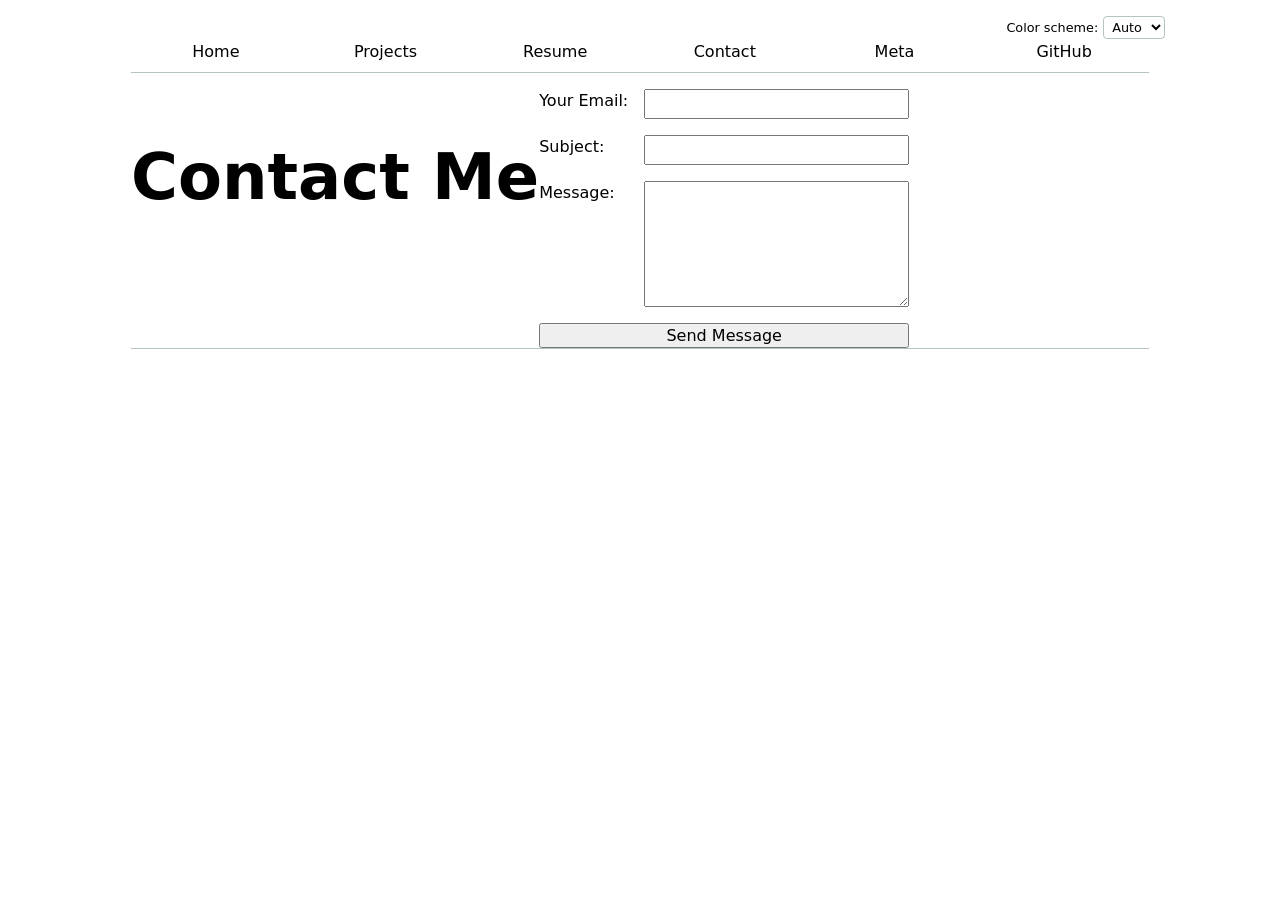
<file: contact/index.html>
<!DOCTYPE html>
<html lang="en">
<head>
    <meta charset="UTF-8">
    <meta name="viewport" content="width=device-width, initial-scale=1.0">
    <title>Jake_Wanderer: Personal site and portfolio</title>
    <link rel="stylesheet" href="../style.css">
    <script type="module" src="../global.js"></script>
</head>
<body>
    <nav>
    <h1>Contact Me</h1>
    <form>
        <label for="email">Your Email: <input type="email" id="email" name="From" required></label>
        <label for="subject">Subject: <input type="text" id="subject" name="subject" required></label>
        <label for="message">Message: <textarea id="message" name="Message" rows="5" cols="30" required></textarea></label>
        <input type="submit" value="Send Message">
    </form>
</body>
</html>
</file>
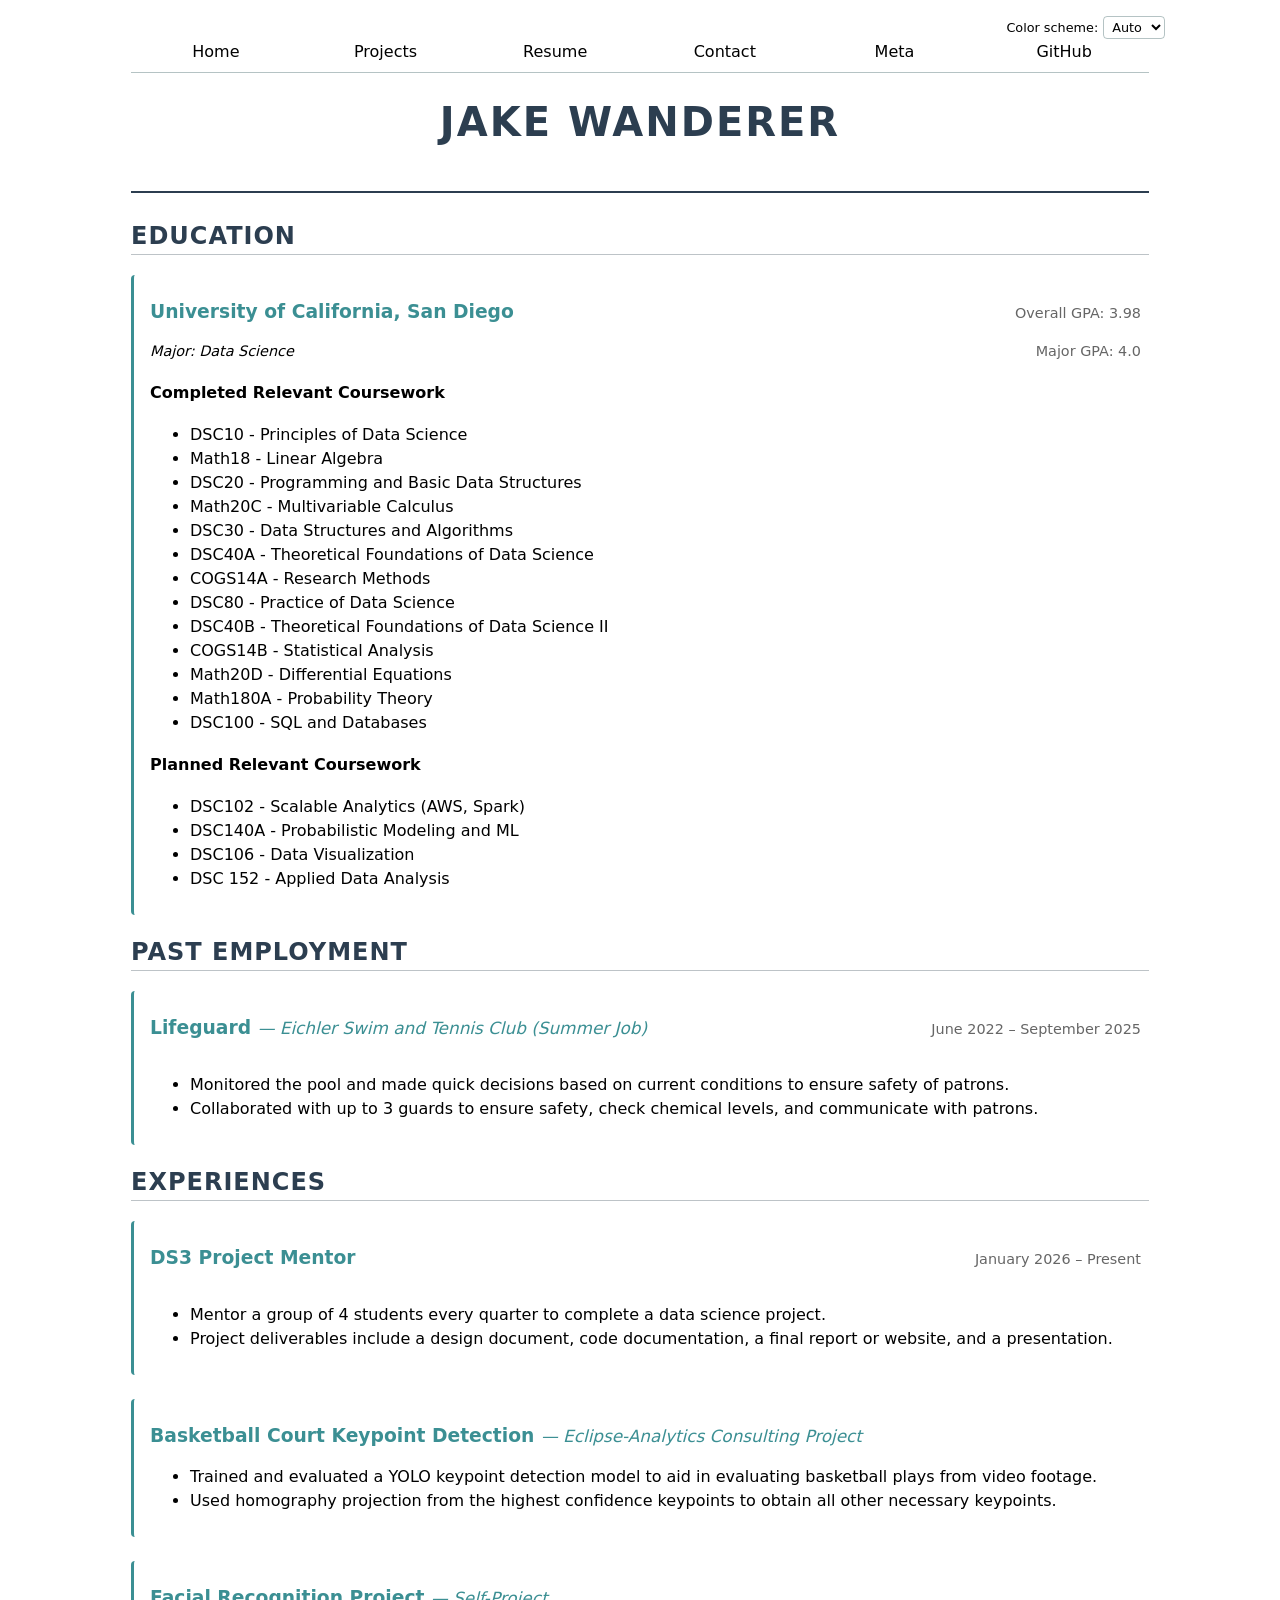
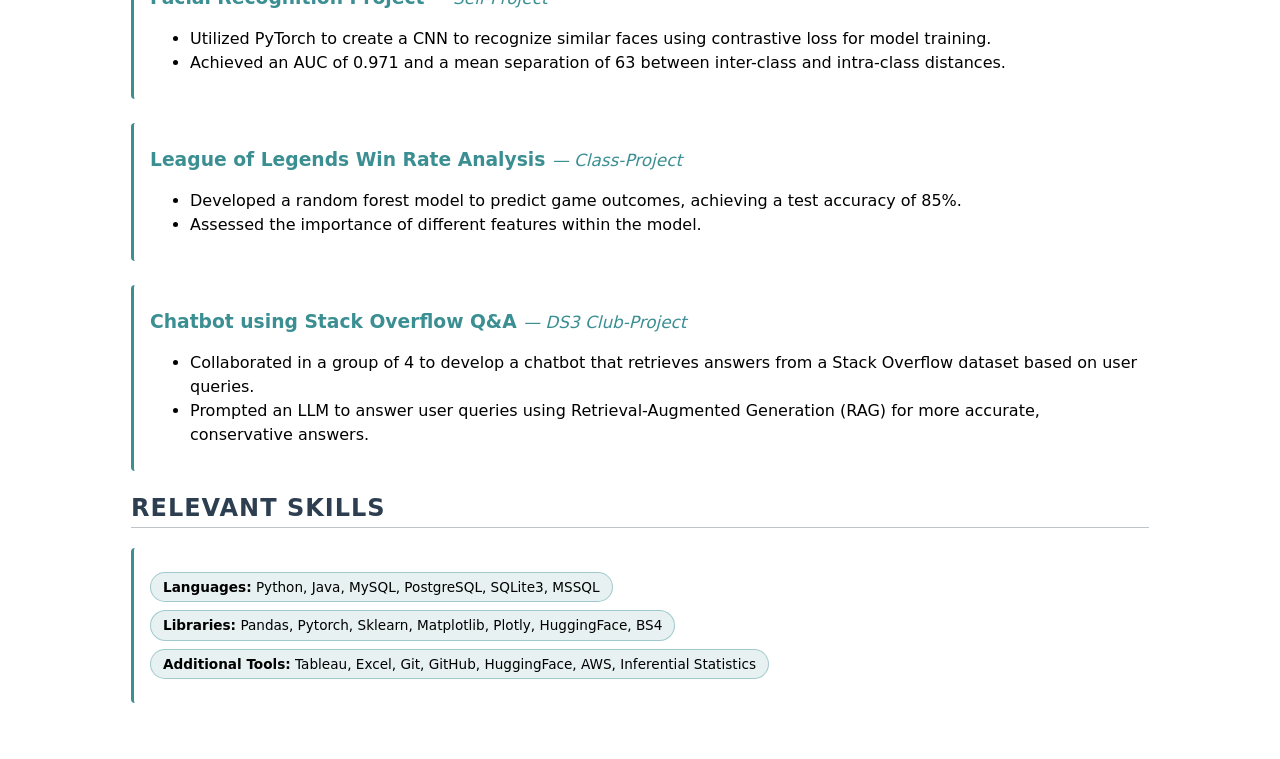
<file: resume/index.html>
<!DOCTYPE html>
<html lang="en">
<head>
    <meta charset="UTF-8">
    <meta name="viewport" content="width=device-width, initial-scale=1.0">
    <title>Jake_Wanderer: Personal site and portfolio</title>
    <link rel="stylesheet" href="../style.css">
    <script type="module" src="../global.js"></script>
</head>
<body>
    <header>
      <h1>Jake Wanderer</h1>
    </header>
  
    <section id="education">
      <h2>Education</h2>
      <article>
        <div class="article-header">
          <h3>University of California, San Diego</h3>
          <span class="date">Overall GPA: 3.98</span>
        </div>
        <div class="article-header">
          <span class="subtitle">Major: Data Science</span>
          <span class="date">Major GPA: 4.0</span>
        </div>
        
        <h4>Completed Relevant Coursework</h4>
        <ul>
          <li>DSC10 - Principles of Data Science</li>
          <li>Math18 - Linear Algebra</li>
          <li>DSC20 - Programming and Basic Data Structures</li>
          <li>Math20C - Multivariable Calculus</li>
          <li>DSC30 - Data Structures and Algorithms</li>
          <li>DSC40A - Theoretical Foundations of Data Science</li>
          <li>COGS14A - Research Methods</li>
          <li>DSC80 - Practice of Data Science</li>
          <li>DSC40B - Theoretical Foundations of Data Science II</li>
          <li>COGS14B - Statistical Analysis</li>
          <li>Math20D - Differential Equations</li>
          <li>Math180A - Probability Theory</li>
          <li>DSC100 - SQL and Databases</li>
        </ul>
  
        <h4>Planned Relevant Coursework</h4>
        <ul>
          <li>DSC102 - Scalable Analytics (AWS, Spark)</li>
          <li>DSC140A - Probabilistic Modeling and ML</li>
          <li>DSC106 - Data Visualization</li>
          <li>DSC 152 - Applied Data Analysis</li>
        </ul>
      </article>
    </section>
  
    <section id="employment">
      <h2>Past Employment</h2>
      <article>
        <div class="article-header">
          <h3>Lifeguard <span class="subtitle">— Eichler Swim and Tennis Club (Summer Job)</span></h3>
          <span class="date">
            <time datetime="2022-06">June 2022</time> –
            <time datetime="2025-09">September 2025</time>
          </span>
        </div>
        <ul>
          <li>Monitored the pool and made quick decisions based on current conditions to ensure safety of patrons.</li>
          <li>Collaborated with up to 3 guards to ensure safety, check chemical levels, and communicate with patrons.</li>
        </ul>
      </article>
    </section>
  
    <section id="experience">
      <h2>Experiences</h2>
      
      <article>
        <div class="article-header">
          <h3>DS3 Project Mentor</h3>
          <span class="date">
            <time datetime="2026-01">January 2026</time> – Present
          </span>
        </div>
        <ul>
          <li>Mentor a group of 4 students every quarter to complete a data science project.</li>
          <li>Project deliverables include a design document, code documentation, a final report or website, and a presentation.</li>
        </ul>
      </article>
  
      <article>
        <h3>Basketball Court Keypoint Detection <span class="subtitle">— Eclipse-Analytics Consulting Project</span></h3>
        <ul>
          <li>Trained and evaluated a YOLO keypoint detection model to aid in evaluating basketball plays from video footage.</li>
          <li>Used homography projection from the highest confidence keypoints to obtain all other necessary keypoints.</li>
        </ul>
      </article>
  
      <article>
        <h3>Facial Recognition Project <span class="subtitle">— Self-Project</span></h3>
        <ul>
          <li>Utilized PyTorch to create a CNN to recognize similar faces using contrastive loss for model training.</li>
          <li>Achieved an AUC of 0.971 and a mean separation of 63 between inter-class and intra-class distances.</li>
        </ul>
      </article>
  
      <article>
        <h3>League of Legends Win Rate Analysis <span class="subtitle">— Class-Project</span></h3>
        <ul>
          <li>Developed a random forest model to predict game outcomes, achieving a test accuracy of 85%.</li>
          <li>Assessed the importance of different features within the model.</li>
        </ul>
      </article>
  
      <article>
        <h3>Chatbot using Stack Overflow Q&A <span class="subtitle">— DS3 Club-Project</span></h3>
        <ul>
          <li>Collaborated in a group of 4 to develop a chatbot that retrieves answers from a Stack Overflow dataset based on user queries.</li>
          <li>Prompted an LLM to answer user queries using Retrieval-Augmented Generation (RAG) for more accurate, conservative answers.</li>
        </ul>
      </article>
    </section>
  
    <section id="skills">
      <h2>Relevant Skills</h2>
      <article>
        <ul>
          <li><strong>Languages:</strong> Python, Java, MySQL, PostgreSQL, SQLite3, MSSQL</li>
          <li><strong>Libraries:</strong> Pandas, Pytorch, Sklearn, Matplotlib, Plotly, HuggingFace, BS4</li>
          <li><strong>Additional Tools:</strong> Tableau, Excel, Git, GitHub, HuggingFace, AWS, Inferential Statistics</li>
        </ul>
      </article>
    </section>
  </body>
</html>
</file>
<file: style.css>
:root {
  color-scheme: light dark;
  --color-accent: oklch(60% 20% 200);
}

body {
  position: relative;
  accent-color: var(--color-accent);
  font: 100%/1.5 system-ui;
  max-width: 100ch;
  margin: auto;
  padding: 2rem;
}

nav {
  --border-color: oklch(50% 10% 200 / 40%);
  display: flex;
  margin-bottom: 1rem;
  border-bottom-width: 1px;
  border-bottom-style: solid;
  border-bottom-color: var(--border-color);
}

nav ul, nav li {
  display: contents;
}

nav a {
  flex: 1;
  text-decoration: none;
  color: inherit;
  text-align: center;
  padding: 0.5em;
}

nav a:hover {
  border-bottom: 0.4em solid var(--color-accent);
  padding-bottom: calc(0.5em - 0.4em);
}

nav a.current {
  border-bottom: 0.4em solid oklch(80% 3% 200);
  color: inherit;
  padding-bottom: calc(0.5em - 0.4em);
}

.color-scheme {
  position: absolute;
  top: 1rem;
  right: 1rem;
  display: flex;
  align-items: center;
  gap: 0.4em;
  font-size: 0.8em;
  white-space: nowrap;
  z-index: 100;
}

.color-scheme select {
  border: 1px solid var(--border-color, oklch(50% 10% 200 / 40%));
  border-radius: 4px;
  background: transparent;
  color: inherit;
  padding: 0.15em 0.3em;
  cursor: pointer;
}

h1, h2, h3, h4, h5, h6 {
  line-height: 1.1;
  text-wrap: balance;
}

h1 {
  font-size: 400%;
}

input, textarea, button, select {
  font: inherit;
}

form {
  display: grid;
  grid-template-columns: [labels] auto [controls] 1fr;
  gap: 1em;
}

label {
  display: grid;
  grid-template-columns: subgrid;
  grid-column: 1 / -1;
}

form input[type="submit"] {
  grid-column: 1 / -1;
}

.projects {
  display: grid;
  grid-template-columns: repeat(auto-fill, minmax(15em, 1fr));
  gap: 1em;
}

.projects article {
  display: grid;
  grid-row: span 3;
  grid-template-rows: subgrid;
}

.project-body {
  display: flex;
  flex-direction: column;
}

.project-year {
  font-size: 0.8em;
  font-variant-numeric: tabular-nums;
  color: var(--color-accent);
  opacity: 0.8;
  font-style: italic;
  margin-top: auto;
  padding-top: 0.25em;
}

#profile-stats {
  margin: 1.5rem 0;
}

#profile-stats dl {
  display: grid;
  grid-template-columns: repeat(4, 1fr);
  gap: 0.5rem 1rem;
  text-align: center;
  background: oklch(60% 20% 200 / 0.06);
  border: 1px solid oklch(60% 20% 200 / 0.2);
  border-radius: 8px;
  padding: 1.25rem;
  margin: 0;
}

#profile-stats dt {
  font-size: 0.75em;
  text-transform: uppercase;
  letter-spacing: 0.05em;
  opacity: 0.6;
  grid-row: 2;
}

#profile-stats dd {
  font-size: 2em;
  font-weight: bold;
  color: var(--color-accent);
  margin: 0;
  grid-row: 1;
}

/* Resume page styles */
.article-header {
  display: flex;
  justify-content: space-between;
  align-items: baseline;
}

.subtitle {
  font-style: italic;
  font-size: 0.9em;
  font-weight: normal;
}

.date {
  font-size: 0.9em;
  color: #666;
  white-space: nowrap;
  margin-left: 1em;
}


header {
  text-align: center;
  border-bottom: 2px solid #2c3e50;
  padding-bottom: 20px;
  margin-bottom: 30px;
}

h2 {
  border-bottom: 1px solid #bdc3c7;
  padding-bottom: 5px;
  color: #2c3e50;
  text-transform: uppercase;
  letter-spacing: 1px;
}

.contact-info {
  margin-top: 10px;
  font-size: 1.1em;
}

.contact-info a {
  color: #3498db;
  text-decoration: none;
}

.section {
  margin-bottom: 30px;
}

.item-header {
  display: flex;
  justify-content: space-between;
  align-items: baseline;
  font-weight: bold;
  margin-bottom: 5px;
}

.item-sub {
  font-style: italic;
  margin-bottom: 10px;
}

table {
  width: 100%;
  border-collapse: collapse;
  margin-top: 15px;
}

th, td {
  text-align: left;
  padding: 12px;
  border: 1px solid #ecf0f1;
}

th {
  background-color: #f9f9f9;
  width: 50%;
}

.skills-list {
  list-style-type: none;
  padding-left: 0;
}

.skills-list li {
  margin-bottom: 8px;
}

/* Resume: left accent border + spacing on entries */
section > article {
  border-left: 3px solid var(--color-accent);
  padding: 0.5rem 0.5rem 0.5rem 1rem;
  margin-bottom: 1.5rem;
  border-radius: 4px;
  transition: background 0.15s ease;
}

section > article:hover {
  background: oklch(60% 20% 200 / 0.05);
}

/* Resume: accent color on entry titles */
section > article h3 {
  color: var(--color-accent);
}

/* Resume: name/header area */
header h1 {
  font-size: 2.5rem;
  letter-spacing: 2px;
  text-transform: uppercase;
  color: #2c3e50;
}

/* Resume: skills as pill badges */
#skills ul {
  list-style: none;
  padding: 0;
  display: flex;
  flex-wrap: wrap;
  gap: 0.5rem;
}

#skills li {
  background: oklch(60% 20% 200 / 0.12);
  border: 1px solid oklch(60% 20% 200 / 0.4);
  border-radius: 999px;
  padding: 0.25rem 0.75rem;
  font-size: 0.85em;
}

/* Print styles */
@media print {
  nav, footer { display: none; }
  body { max-width: 100%; padding: 0; }
  section > article { break-inside: avoid; }
  a { color: inherit; text-decoration: none; }
}
.chart-container {
  display: flex;
  align-items: center;
  gap: 2em;
}

#projects-pie-plot {
  max-width: 20em;
  margin-block: 2em;
  overflow: visible;
}

.legend {
  list-style: none;
  padding: 0;
  margin: 0;
  display: flex;
  flex-direction: column;
  gap: 0.4em;
  font-size: 0.9em;
}

.legend li {
  display: flex;
  align-items: center;
  gap: 0.6em;
}

.legend .swatch {
  display: inline-block;
  width: 1em;
  height: 1em;
  border-radius: 3px;
  background-color: var(--color);
  flex-shrink: 0;
}

.legend em {
  font-style: normal;
  opacity: 0.6;
}

dl.stats {
  display: grid;
  grid-template-columns: repeat(auto-fill, minmax(10em, 1fr));
  gap: 0.5rem 1rem;
  text-align: center;
  background: oklch(60% 20% 200 / 0.06);
  border: 1px solid oklch(60% 20% 200 / 0.2);
  border-radius: 8px;
  padding: 1.25rem;
  margin: 1.5rem 0;
}

dl.stats dt {
  font-size: 0.75em;
  text-transform: uppercase;
  letter-spacing: 0.05em;
  opacity: 0.6;
  grid-row: 2;
  margin: 0;
}

dl.stats dd {
  font-size: 1.5em;
  font-weight: bold;
  color: var(--color-accent);
  margin: 0;
  grid-row: 1;
  overflow-wrap: break-word;
}

.gridlines line {
  stroke: oklch(50% 10% 200 / 20%);
}

.gridlines path {
  display: none;
}
#projects-pie-plot:has(path:hover) path:not(:hover) {
  opacity: 0.5;
}

#projects-pie-plot path {
  transition: 300ms;
  cursor: pointer;
}
#projects-pie-plot:has(.selected) path:not(.selected) {
  opacity: 0.5;
}

.legend li.selected {
  font-weight: bold;
}
circle {
  transition: 200ms;
  transform-origin: center;
  transform-box: fill-box;

  @starting-style {
    r: 0;
  }
}

circle:hover {
  transform: scale(1.5);
}

dl.info {
  display: grid;
  grid-template-columns: auto 1fr;
  gap: 0.25em 1em;
  margin: 0;
  transition-duration: 500ms;
  transition-property: opacity, visibility;
}

dl.info dt {
  font-size: 0.8em;
  text-transform: uppercase;
  letter-spacing: 0.05em;
  opacity: 0.6;
}

dl.info dd {
  margin: 0;
  font-weight: bold;
}

dl.info[hidden]:not(:hover, :focus-within) {
  opacity: 0;
  visibility: hidden;
}

.tooltip {
  position: fixed;
  top: 1em;
  left: 1em;
  background: oklch(98% 2% 200 / 0.92);
  backdrop-filter: blur(4px);
  box-shadow: 0 2px 12px oklch(0% 0% 0 / 15%);
  border-radius: 8px;
  padding: 0.75em 1em;
  pointer-events: none;
}

@media (prefers-color-scheme: dark) {
  .tooltip {
    background: oklch(20% 5% 200 / 0.92);
  }
}
circle.selected {
  fill: #ff6b6b;
}

#scrolly-1 {
  position: relative;
  display: flex;
  gap: 1rem;

  > * {
    flex: 1;
  }
}

#scatter-story {
  position: relative;
}

#scatter-plot {
  position: sticky;
  top: 0;
  left: 0;
  bottom: auto;
  overflow: visible;
  align-self: start;
}

.step {
  padding-bottom: 2rem;
}

#files {
  display: grid;
  grid-template-columns: 1fr 4fr;
  margin: 1.5rem 0;

  > div {
    grid-column: 1 / -1;
    display: grid;
    grid-template-columns: subgrid;
  }

  dt {
    grid-column: 1;
  }

  dd {
    grid-column: 2;
    display: flex;
    flex-wrap: wrap;
    align-items: start;
    align-content: start;
    gap: 0.15em;
    padding-top: 0.6em;
    margin-left: 0;
  }
}

.loc {
  width: 0.5em;
  aspect-ratio: 1;
  background: var(--color, steelblue);
  border-radius: 50%;
}
</file>
